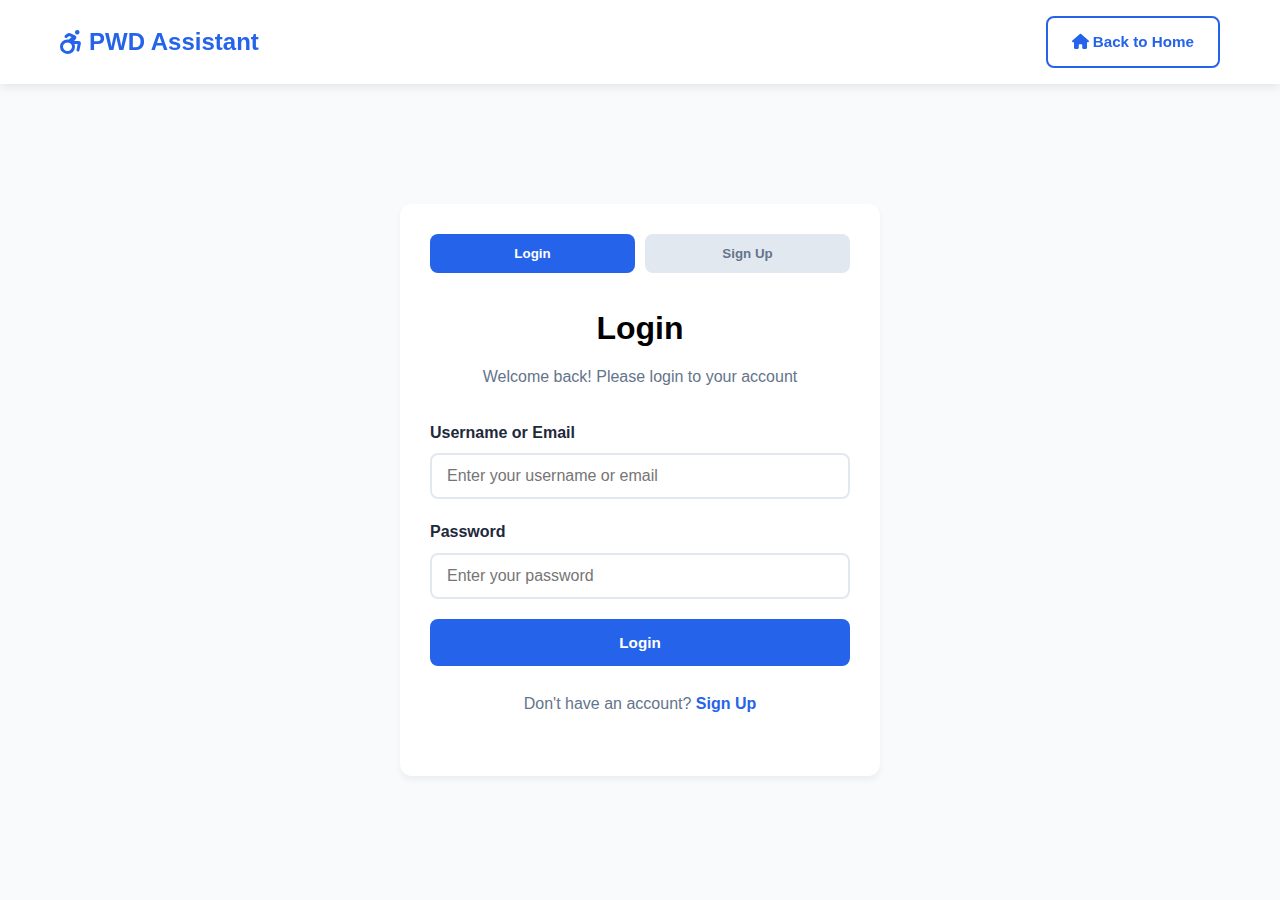
<file: templates/login.html>
<!DOCTYPE html>
<html lang="en">
<head>
    <meta charset="UTF-8">
    <meta name="viewport" content="width=device-width, initial-scale=1.0">
    <title>PWD Assistant - Login or Sign Up</title>

    <!-- Font Awesome CDN -->
    <link rel="stylesheet"
          href="https://cdnjs.cloudflare.com/ajax/libs/font-awesome/6.4.0/css/all.min.css">

    <style>
        :root {
            --primary-blue: #2563eb;
            --primary-dark: #1e293b;
            --bg-light: #ffffff;
            --text-muted: #64748b;
            --border-light: #e2e8f0;
            --bg-grey: #f8fafc;
        }

        * {
            margin: 0;
            padding: 0;
            box-sizing: border-box;
        }

        body {
            font-family: 'Segoe UI', Tahoma, Geneva, Verdana, sans-serif;
            background-color: var(--bg-grey);
            line-height: 1.6;
        }

        .container {
            max-width: 1200px;
            margin: 0 auto;
            padding: 0 20px;
        }

        /* Header Styles */
        header {
            background: var(--bg-light);
            box-shadow: 0 2px 10px rgba(0, 0, 0, 0.1);
            position: fixed;
            width: 100%;
            top: 0;
            z-index: 1000;
        }

        header .container {
            display: flex;
            justify-content: space-between;
            align-items: center;
            padding: 1rem 20px;
        }

        .logo {
            font-size: 1.5rem;
            font-weight: 700;
            color: var(--primary-blue);
            text-decoration: none;
            display: flex;
            align-items: center;
            gap: 0.5rem;
        }

        .auth-buttons {
            display: flex;
            gap: 1rem;
        }

        .btn {
            padding: 0.75rem 1.5rem;
            border-radius: 8px;
            text-decoration: none;
            font-weight: 600;
            transition: all 0.3s;
            border: 2px solid transparent;
            cursor: pointer;
            font-size: 0.95rem;
        }

        .btn-secondary {
            background: transparent;
            color: var(--primary-blue);
            border-color: var(--primary-blue);
        }

        .btn-secondary:hover {
            background: var(--primary-blue);
            color: white;
        }

        .btn-primary {
            background: var(--primary-blue);
            color: white;
            width: 100%;
            padding: 15px;
            border: none;
            cursor: pointer;
        }

        .btn-primary:hover {
            background: #1d4ed8;
        }

        /* Login Page Specific Styles */
        .login-container {
            display: flex;
            justify-content: center;
            align-items: center;
            min-height: calc(100vh - 80px);
            padding: 40px 0;
            margin-top: 80px;
        }

        .login-box {
            max-width: 480px;
            width: 100%;
        }

        .login-box h2 {
            font-size: 2rem;
            font-weight: 700;
            text-align: center;
            margin-bottom: 10px;
        }

        .login-box p {
            text-align: center;
            color: var(--text-muted);
            margin-bottom: 30px;
        }

        .card {
            background: var(--bg-light);
            border-radius: 12px;
            box-shadow: 0 4px 6px rgba(0, 0, 0, 0.05);
            padding: 30px;
        }

        .form-group {
            display: flex;
            flex-direction: column;
            margin-bottom: 20px;
        }

        .form-group label {
            font-weight: 600;
            margin-bottom: 8px;
            color: var(--primary-dark);
        }

        .form-control {
            padding: 12px 15px;
            border: 2px solid var(--border-light);
            border-radius: 8px;
            font-size: 1rem;
            transition: border-color 0.3s;
        }

        .form-control:focus {
            outline: none;
            border-color: var(--primary-blue);
        }

        .form-footer {
            text-align: center;
            margin-top: 25px;
        }

        .form-footer a {
            color: var(--primary-blue);
            font-weight: 600;
            text-decoration: none;
            cursor: pointer;
        }

        .form-footer a:hover {
            text-decoration: underline;
        }

        .auth-message {
            margin-top: 15px;
            padding: 12px;
            border-radius: 8px;
            text-align: center;
            display: none;
            font-weight: 500;
        }

        .auth-message.error {
            color: #b91c1c;
            background: #fee2e2;
            border: 1px solid #fecaca;
        }

        .auth-message.success {
            color: #166534;
            background: #dcfce7;
            border: 1px solid #bbf7d0;
        }

        .fade-in-up {
            animation: fadeInUp 0.8s ease-out;
        }

        @keyframes fadeInUp {
            from {
                opacity: 0;
                transform: translateY(30px);
            }
            to {
                opacity: 1;
                transform: translateY(0);
            }
        }

        .tab-buttons {
            display: flex;
            gap: 10px;
            margin-bottom: 30px;
        }

        .tab-btn {
            flex: 1;
            padding: 12px;
            background: var(--border-light);
            border: none;
            border-radius: 8px;
            cursor: pointer;
            font-weight: 600;
            transition: all 0.3s;
            color: var(--text-muted);
        }

        .tab-btn.active {
            background: var(--primary-blue);
            color: white;
        }

        .auth-form {
            display: none;
        }

        .auth-form.active {
            display: block;
        }

        .user-type-selector {
            display: flex;
            gap: 10px;
            margin-bottom: 20px;
        }

        .user-type-btn {
            flex: 1;
            padding: 10px;
            background: var(--border-light);
            border: 2px solid transparent;
            border-radius: 8px;
            cursor: pointer;
            text-align: center;
            transition: all 0.3s;
            font-size: 0.95rem;
            display: flex;
            align-items: center;
            justify-content: center;
            gap: 6px;
        }

        .user-type-btn.active {
            background: var(--primary-blue);
            color: white;
            border-color: var(--primary-blue);
        }

        /* Responsive */
        @media (max-width: 768px) {
            .login-box {
                margin: 20px;
            }

            .login-container {
                margin-top: 100px;
            }
        }
    </style>
</head>
<body>
    <!-- Header -->
<header>
    <div class="container">
        <a href="/" class="logo">
            <i class="fas fa-wheelchair-move"></i>
            PWD Assistant
        </a>
        <div class="auth-buttons">
            <a href="/" class="btn btn-secondary">
                <i class="fas fa-home"></i> Back to Home
            </a>
        </div>
    </div>
</header>

    <!-- Main -->
    <main class="login-container">
        <div class="login-box card fade-in-up">
            <!-- Tab Buttons -->
            <div class="tab-buttons">
                <button class="tab-btn active" onclick="showTab('login')">Login</button>
                <button class="tab-btn" onclick="showTab('signup')">Sign Up</button>
            </div>

            <!-- Login Form -->
            <div id="login-tab" class="auth-form active">
                <h2>Login</h2>
                <p>Welcome back! Please login to your account</p>
                <form id="loginForm" method="POST" action="/login">
                    <div class="form-group">
                        <label for="loginUsername">Username or Email</label>
                        <input type="text"
                               name="username"
                               id="loginUsername"
                               class="form-control"
                               placeholder="Enter your username or email"
                               required>
                    </div>
                    <div class="form-group">
                        <label for="loginPassword">Password</label>
                        <input type="password"
                               name="password"
                               id="loginPassword"
                               class="form-control"
                               placeholder="Enter your password"
                               required>
                    </div>
                    <button type="submit" class="btn btn-primary">Login</button>
                </form>
            </div>

            <!-- Sign Up Form -->
            <div id="signup-tab" class="auth-form">
                <h2>Sign Up</h2>
                <p>Create a new account to get started</p>
                <form id="signupForm" method="POST" action="/signup">
                    <div class="form-group">
                        <label for="signupFullName">Full Name</label>
                        <input type="text"
                               name="fullname"
                               id="signupFullName"
                               class="form-control"
                               placeholder="Enter your full name"
                               required>
                    </div>
                    <div class="form-group">
                        <label for="signupUsername">Username</label>
                        <input type="text"
                               name="username"
                               id="signupUsername"
                               class="form-control"
                               placeholder="Choose a username"
                               required>
                    </div>
                    <div class="form-group">
                        <label for="signupEmail">Email</label>
                        <input type="email"
                               name="email"
                               id="signupEmail"
                               class="form-control"
                               placeholder="Enter your email"
                               required>
                    </div>

                    <!-- User Type Selection -->
                    <div class="form-group">
                        <label>Account Type</label>
                        <div class="user-type-selector">
                            <label class="user-type-btn active" onclick="selectUserType('individual')">
                                <input type="radio"
                                       name="user_type"
                                       value="individual"
                                       checked
                                       style="display: none;">
                                <i class="fas fa-user"></i> Individual
                            </label>
                            <label class="user-type-btn" onclick="selectUserType('ngo')">
                                <input type="radio"
                                       name="user_type"
                                       value="ngo"
                                       style="display: none;">
                                <i class="fas fa-sitemap"></i> NGO
                            </label>
                        </div>
                    </div>

                    <div class="form-group">
                        <label for="signupPassword">Password</label>
                        <input type="password"
                               name="password"
                               id="signupPassword"
                               class="form-control"
                               placeholder="Create a password"
                               required>
                    </div>
                    <div class="form-group">
                        <label for="signupConfirmPassword">Confirm Password</label>
                        <input type="password"
                               id="signupConfirmPassword"
                               class="form-control"
                               placeholder="Confirm your password"
                               required>
                    </div>
                    <button type="submit" class="btn btn-primary">Sign Up</button>
                </form>
            </div>

            <!-- Message Box -->
            <div id="authMessage" class="auth-message"></div>

            <!-- Toggle Text -->
            <div class="form-footer" id="toggleText">
                <p id="toggleTextContent">
                    Don't have an account?
                    <a href="#" onclick="showTab('signup'); return false;">Sign Up</a>
                </p>
            </div>
        </div>
    </main>

    <script>
        // Tab switching
        function showTab(tabName) {
            // Hide all forms
            document.querySelectorAll('.auth-form').forEach(tab => {
                tab.classList.remove('active');
            });

            // Deactivate all tab buttons
            document.querySelectorAll('.tab-btn').forEach(btn => {
                btn.classList.remove('active');
            });

            // Show selected form
            document.getElementById(tabName + '-tab').classList.add('active');
            document.querySelector(`.tab-btn[onclick="showTab('${tabName}')"]`)
                .classList.add('active');

            // Clear message on tab switch
            const msg = document.getElementById('authMessage');
            msg.style.display = 'none';
            msg.textContent = '';
            msg.classList.remove('error', 'success');

            // Update toggle text
            if (tabName === 'signup') {
                document.getElementById('toggleTextContent').innerHTML =
                    'Already have an account? <a href="#" onclick="showTab(\\\'login\\\'); return false;">Login</a>';
            } else {
                document.getElementById('toggleTextContent').innerHTML =
                    'Dont have an account? <a href="#" onclick="showTab(\\\'signup\\\'); return false;">Sign Up</a>';
            }
        }

        // User type selection
        function selectUserType(type) {
            const buttons = document.querySelectorAll('.user-type-btn');
            buttons.forEach(btn => {
                btn.classList.remove('active');
                const radio = btn.querySelector('input[type="radio"]');
                if (radio.value === type) {
                    radio.checked = true;
                    btn.classList.add('active');
                }
            });
        }

        // Signup password validation (client-side only)
        document.getElementById('signupForm').addEventListener('submit', function (e) {
            const msg = document.getElementById('authMessage');
            msg.classList.remove('error', 'success');

            const password = document.getElementById('signupPassword').value;
            const confirmPassword = document.getElementById('signupConfirmPassword').value;

            if (password !== confirmPassword) {
                e.preventDefault();
                msg.textContent = 'Passwords do not match!';
                msg.classList.add('error');
                msg.style.display = 'block';
                return false;
            }

            if (password.length < 6) {
                e.preventDefault();
                msg.textContent = 'Password must be at least 6 characters long!';
                msg.classList.add('error');
                msg.style.display = 'block';
                return false;
            }

            // Let the form submit normally to /signup
            return true;
        });

        // Show any flash messages (error / success from URL params) with auto-hide
        window.addEventListener('load', function() {
            const urlParams = new URLSearchParams(window.location.search);
            const msgDiv = document.getElementById('authMessage');
            if (!msgDiv) return;

            const error = urlParams.get('error');
            const success = urlParams.get('success');

            if (error) {
                msgDiv.textContent = error;
                msgDiv.style.color = '#dc2626';          // red-600
                msgDiv.style.backgroundColor = '#fee2e2'; // red-100
                msgDiv.style.border = '1px solid #fca5a5'; // red-300
                msgDiv.style.display = 'block';

                // Auto-hide after 5 seconds
                setTimeout(() => {
                    msgDiv.style.display = 'none';
                }, 5000);
            } else if (success) {
                msgDiv.textContent = success;
                msgDiv.style.color = '#059669';          // green-600
                msgDiv.style.backgroundColor = '#d1fae5'; // green-100
                msgDiv.style.border = '1px solid #6ee7b7'; // green-300
                msgDiv.style.display = 'block';

                // Auto-hide after 5 seconds
                setTimeout(() => {
                    msgDiv.style.display = 'none';
                }, 5000);
            }
        });
    </script>
</body>
</html>
</file>
